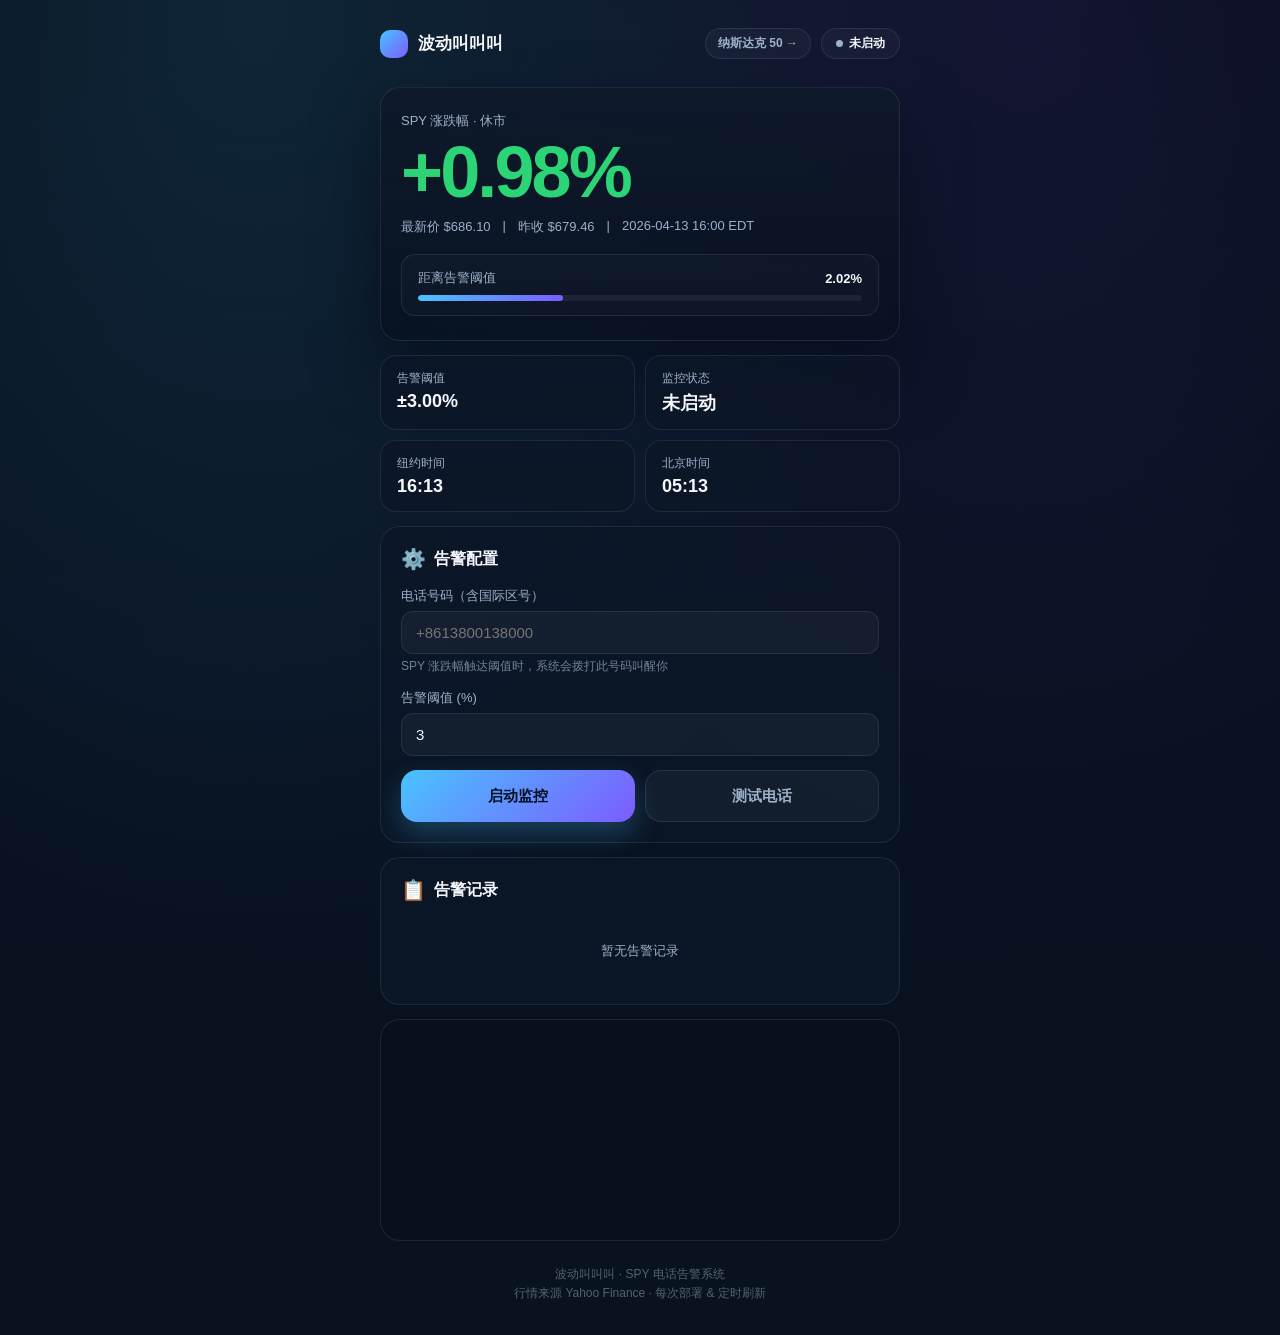
<file: index.html>
<!doctype html>
<html lang="zh-CN">
<head>
  <meta charset="UTF-8" />
  <meta name="viewport" content="width=device-width, initial-scale=1, viewport-fit=cover" />
  <meta name="description" content="SPY 波动电话告警系统 — 当 SPY 涨跌幅达到阈值自动打电话叫醒你" />
  <meta name="theme-color" content="#050914" />
  <link rel="icon" href="./favicon.svg" type="image/svg+xml" />
  <title>波动叫叫叫 — SPY 电话告警</title>
  <style>
    :root {
      color-scheme: dark;
      --bg: #081120;
      --panel: rgba(12, 23, 40, 0.82);
      --line: rgba(148, 163, 184, 0.14);
      --text: #f5f7fb;
      --muted: #9db0c8;
      --accent: #49c3ff;
      --accent2: #7c5cff;
      --green: #2bd576;
      --red: #ff6b6b;
      --orange: #ffa94d;
      --radius: 20px;
    }
    * { box-sizing: border-box; margin: 0; }
    html { scroll-behavior: smooth; }
    body {
      font-family: -apple-system, BlinkMacSystemFont, "PingFang SC", "Helvetica Neue", sans-serif;
      color: var(--text);
      background:
        radial-gradient(ellipse at 20% 0%, rgba(73,195,255,0.15), transparent 50%),
        radial-gradient(ellipse at 80% 0%, rgba(124,92,255,0.12), transparent 45%),
        linear-gradient(180deg, #050b16, var(--bg) 50%, #09131f);
      min-height: 100dvh;
    }
    a { color: inherit; text-decoration: none; }
    button, input, select { font: inherit; }

    .shell {
      width: min(520px, calc(100% - 24px));
      margin: 0 auto;
      padding: calc(env(safe-area-inset-top, 0px) + 16px) 0
               calc(env(safe-area-inset-bottom, 0px) + 32px);
    }

    /* ── Header ── */
    .header {
      display: flex; align-items: center; justify-content: space-between;
      padding: 12px 0;
    }
    .brand { display: flex; align-items: center; gap: 10px; font-weight: 800; font-size: 17px; }
    .brand-dot {
      width: 28px; height: 28px; border-radius: 10px;
      background: linear-gradient(135deg, var(--accent), var(--accent2));
    }
    .status-pill {
      display: inline-flex; align-items: center; gap: 6px;
      padding: 6px 14px; border-radius: 999px; font-size: 12px; font-weight: 600;
      border: 1px solid var(--line); background: rgba(255,255,255,0.03);
    }
    .status-pill .dot {
      width: 7px; height: 7px; border-radius: 99px;
      background: var(--muted);
    }
    .status-pill.live .dot { background: var(--green); box-shadow: 0 0 0 4px rgba(43,213,118,0.15); }
    .status-pill.alert .dot { background: var(--red); box-shadow: 0 0 0 4px rgba(255,107,107,0.2); }

    /* ── Hero Card ── */
    .hero-card {
      margin-top: 16px; padding: 24px 20px;
      border-radius: var(--radius); border: 1px solid var(--line);
      background: linear-gradient(180deg, rgba(14,25,42,0.95), rgba(8,17,32,0.85));
      box-shadow: 0 32px 64px rgba(2,8,20,0.5);
    }
    .hero-label { font-size: 13px; color: var(--muted); margin-bottom: 6px; }
    .hero-percent {
      font-size: clamp(48px, 12vw, 72px); font-weight: 900;
      letter-spacing: -0.04em; line-height: 1;
    }
    .hero-percent.up { color: var(--green); }
    .hero-percent.down { color: var(--red); }
    .hero-percent.neutral { color: var(--muted); }
    .hero-sub {
      display: flex; flex-wrap: wrap; gap: 12px; margin-top: 10px;
      font-size: 13px; color: var(--muted);
    }
    .hero-sub span { white-space: nowrap; }

    .threshold-bar {
      margin-top: 18px; padding: 14px 16px;
      border-radius: 14px; border: 1px solid var(--line);
      background: rgba(255,255,255,0.02);
    }
    .threshold-bar .tb-row {
      display: flex; justify-content: space-between; align-items: center;
      font-size: 13px; color: var(--muted);
    }
    .threshold-bar .tb-value { font-weight: 800; color: var(--text); }
    .threshold-bar .progress-track {
      margin-top: 8px; height: 6px; border-radius: 99px;
      background: rgba(255,255,255,0.06); overflow: hidden;
    }
    .threshold-bar .progress-fill {
      height: 100%; border-radius: 99px;
      background: linear-gradient(90deg, var(--accent), var(--accent2));
      transition: width 0.4s ease;
    }
    .threshold-bar .progress-fill.breach {
      background: linear-gradient(90deg, var(--red), var(--orange));
    }

    /* ── Metric Grid ── */
    .metrics { display: grid; grid-template-columns: 1fr 1fr; gap: 10px; margin-top: 14px; }
    .metric {
      padding: 14px 16px; border-radius: 16px;
      border: 1px solid var(--line); background: var(--panel);
    }
    .metric .label { font-size: 12px; color: var(--muted); }
    .metric .value { font-size: 18px; font-weight: 800; margin-top: 4px; }

    /* ── Section Card ── */
    .card {
      margin-top: 14px; padding: 20px;
      border-radius: var(--radius); border: 1px solid var(--line);
      background: var(--panel);
    }
    .card h2 {
      font-size: 16px; font-weight: 700; margin-bottom: 16px;
      display: flex; align-items: center; gap: 8px;
    }
    .card h2 .icon { font-size: 20px; }

    /* ── Form ── */
    .field { margin-bottom: 14px; }
    .field label {
      display: block; font-size: 13px; color: var(--muted); margin-bottom: 6px;
    }
    .field input, .field select {
      width: 100%; padding: 12px 14px;
      border-radius: 12px; border: 1px solid var(--line);
      background: rgba(255,255,255,0.04); color: var(--text);
      font-size: 15px; outline: none;
      transition: border-color 0.2s;
    }
    .field input:focus, .field select:focus { border-color: var(--accent); }
    .field .hint { font-size: 12px; color: rgba(157,176,200,0.7); margin-top: 4px; }

    .row2 { display: grid; grid-template-columns: 1fr 1fr; gap: 12px; }

    /* ── Buttons ── */
    .btn {
      display: flex; justify-content: center; align-items: center;
      width: 100%; min-height: 52px; padding: 0 20px;
      border-radius: 16px; border: none; cursor: pointer;
      font-size: 15px; font-weight: 700;
      transition: opacity 0.15s, transform 0.1s;
    }
    .btn:active { transform: scale(0.97); }
    .btn-primary {
      background: linear-gradient(135deg, var(--accent), var(--accent2));
      color: #04111f;
      box-shadow: 0 12px 28px rgba(73,195,255,0.25);
    }
    .btn-danger {
      background: linear-gradient(135deg, var(--red), #ff4757);
      color: #fff;
      box-shadow: 0 12px 28px rgba(255,107,107,0.2);
    }
    .btn-outline {
      background: rgba(255,255,255,0.04);
      border: 1px solid var(--line); color: var(--muted);
    }
    .btn:disabled { opacity: 0.4; pointer-events: none; }
    .btn-row { display: grid; grid-template-columns: 1fr 1fr; gap: 10px; margin-top: 4px; }

    /* ── Alert Log ── */
    .log-empty { text-align: center; padding: 24px 0; color: var(--muted); font-size: 13px; }
    .log-item {
      display: flex; justify-content: space-between; align-items: center;
      padding: 12px 0;
      border-bottom: 1px solid var(--line);
      font-size: 13px;
    }
    .log-item:last-child { border-bottom: none; }
    .log-item .log-time { color: var(--muted); }
    .log-item .log-tag {
      padding: 3px 10px; border-radius: 99px; font-size: 11px; font-weight: 700;
    }
    .log-tag.triggered { background: rgba(255,107,107,0.15); color: var(--red); }
    .log-tag.called { background: rgba(43,213,118,0.12); color: var(--green); }

    /* ── Toast ── */
    .toast {
      position: fixed; bottom: 24px; left: 50%; transform: translateX(-50%);
      padding: 12px 24px; border-radius: 14px;
      background: rgba(15,25,42,0.96); border: 1px solid var(--line);
      color: var(--text); font-size: 14px; font-weight: 600;
      box-shadow: 0 16px 40px rgba(0,0,0,0.4);
      opacity: 0; pointer-events: none;
      transition: opacity 0.3s, transform 0.3s;
    }
    .toast.show { opacity: 1; pointer-events: auto; transform: translateX(-50%) translateY(0); }
    .toast.error { border-color: rgba(255,107,107,0.4); }

    /* ── TradingView ── */
    .tv-frame {
      margin-top: 14px; border-radius: var(--radius); overflow: hidden;
      border: 1px solid var(--line); background: rgba(8,17,31,0.6);
    }
    .tv-frame iframe { width: 100%; height: 220px; border: 0; display: block; }

    /* ── Footer ── */
    .footer {
      margin-top: 24px; text-align: center;
      font-size: 12px; color: rgba(157,176,200,0.5);
      line-height: 1.6;
    }

  </style>
</head>
<body>
  <div class="shell" id="mainContent">
    <div class="header">
      <div class="brand">
        <div class="brand-dot"></div>
        <span>波动叫叫叫</span>
      </div>
      <div style="display:flex;align-items:center;gap:10px">
        <a href="./nasdaq50.html" style="font-size:12px;padding:6px 12px;border-radius:99px;border:1px solid var(--line);background:rgba(255,255,255,0.03);color:var(--muted);font-weight:600">纳斯达克 50 →</a>
        <div class="status-pill" id="statusPill">
          <span class="dot"></span>
          <span id="statusText">未启动</span>
        </div>
      </div>
    </div>

    <!-- Hero: SPY Quote -->
    <div class="hero-card">
      <div class="hero-label">SPY 涨跌幅 <span id="marketPhase"></span></div>
      <div class="hero-percent neutral" id="changeDisplay">—</div>
      <div class="hero-sub">
        <span id="priceDisplay">最新价 —</span>
        <span>|</span>
        <span id="prevCloseDisplay">昨收 —</span>
        <span>|</span>
        <span id="timeDisplay">—</span>
      </div>
      <div class="threshold-bar">
        <div class="tb-row">
          <span>距离告警阈值</span>
          <span class="tb-value" id="gapDisplay">—</span>
        </div>
        <div class="progress-track">
          <div class="progress-fill" id="progressFill" style="width:0%"></div>
        </div>
      </div>
    </div>

    <!-- Metrics -->
    <div class="metrics">
      <div class="metric">
        <div class="label">告警阈值</div>
        <div class="value" id="thresholdDisplay">±3.00%</div>
      </div>
      <div class="metric">
        <div class="label">监控状态</div>
        <div class="value" id="monitorDisplay">未启动</div>
      </div>
      <div class="metric">
        <div class="label">纽约时间</div>
        <div class="value" id="nyTimeDisplay">—</div>
      </div>
      <div class="metric">
        <div class="label">北京时间</div>
        <div class="value" id="cnTimeDisplay">—</div>
      </div>
    </div>

    <!-- Config -->
    <div class="card" id="configCard">
      <h2><span class="icon">⚙️</span> 告警配置</h2>
      <div class="field">
        <label for="phoneInput">电话号码（含国际区号）</label>
        <input id="phoneInput" type="tel" placeholder="+8613800138000" autocomplete="tel" />
        <div class="hint">SPY 涨跌幅触达阈值时，系统会拨打此号码叫醒你</div>
      </div>
      <div class="field">
        <label for="thresholdInput">告警阈值 (%)</label>
        <input id="thresholdInput" type="number" value="3" min="0.5" max="20" step="0.5" />
      </div>
      <div id="trustHint" style="margin-bottom:10px;padding:12px 14px;border-radius:12px;border:1px solid rgba(255,169,77,0.3);background:rgba(255,169,77,0.06);font-size:13px;color:var(--orange);line-height:1.6;display:none">
        首次使用需信任 API 证书：<a href="https://154.17.29.16/api/call" target="_blank" style="color:var(--accent);text-decoration:underline">点此打开</a>，在浏览器中选择"高级 → 继续前往"，然后回来点测试电话。
      </div>
      <div class="btn-row">
        <button class="btn btn-primary" id="startBtn" type="button">启动监控</button>
        <button class="btn btn-outline" id="testCallBtn" type="button">测试电话</button>
      </div>
      <button class="btn btn-danger" id="stopBtn" type="button" style="margin-top:10px;display:none">停止监控</button>
    </div>

    <!-- Alert Log -->
    <div class="card">
      <h2><span class="icon">📋</span> 告警记录</h2>
      <div id="logContainer">
        <div class="log-empty">暂无告警记录</div>
      </div>
    </div>

    <!-- TradingView -->
    <div class="tv-frame">
      <iframe
        title="TradingView SPY"
        loading="lazy"
        src="https://www.tradingview-widget.com/embed-widget/mini-symbol-overview/?locale=zh_CN&symbol=AMEX%3ASPY&dateRange=1D&colorTheme=dark&isTransparent=true&width=100%25&height=220"
      ></iframe>
    </div>

    <div class="footer">
      波动叫叫叫 · SPY 电话告警系统<br />
      行情来源 Yahoo Finance · 每次部署 & 定时刷新
    </div>
  </div><!-- .main-content -->

  <div class="toast" id="toast"></div>

  <script src="./app.js"></script>
</body>
</html>
</file>
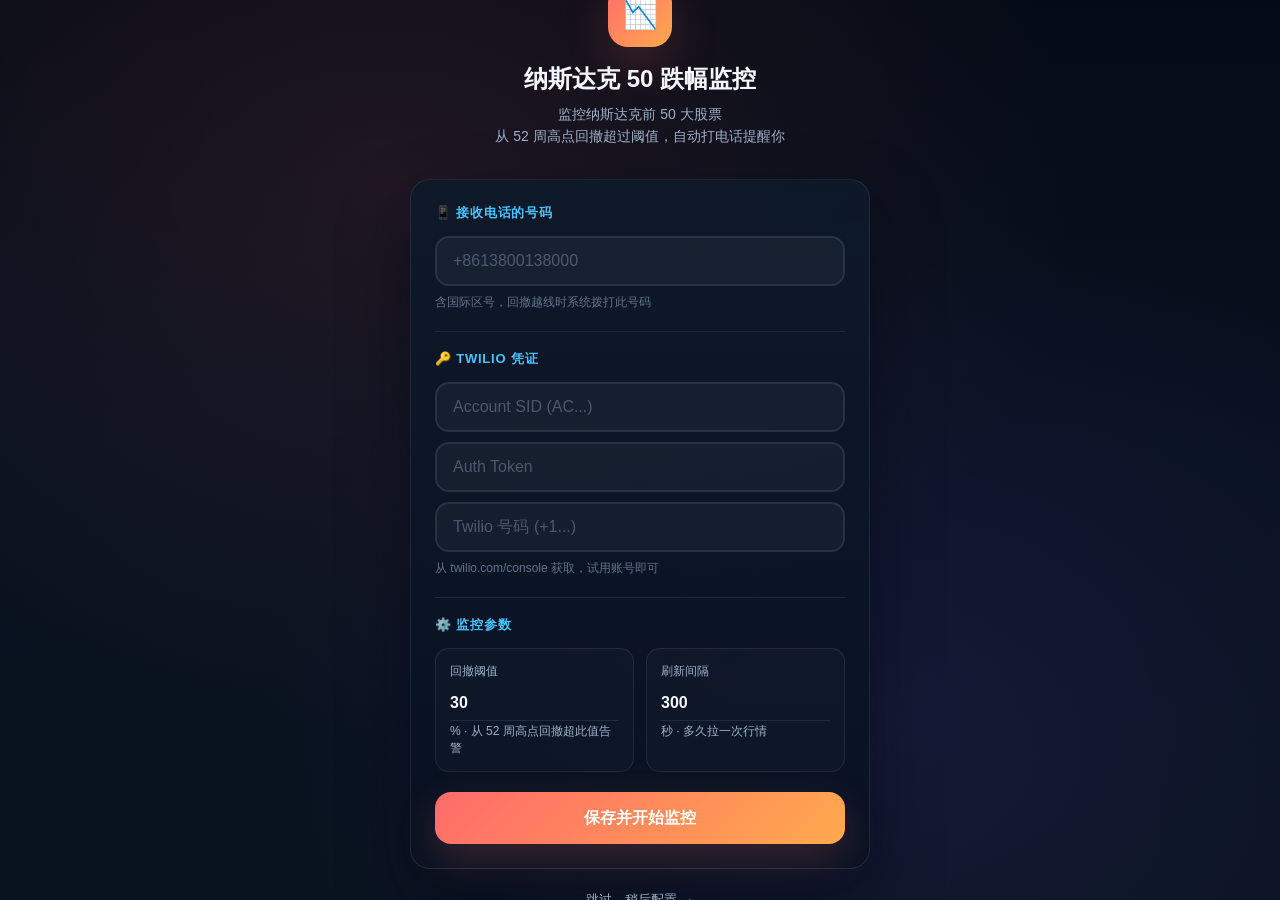
<file: nasdaq50.html>
<!doctype html>
<html lang="zh-CN">
<head>
  <meta charset="UTF-8" />
  <meta name="viewport" content="width=device-width, initial-scale=1, viewport-fit=cover" />
  <meta name="description" content="纳斯达克 50 跌幅监控 — 52 周高点回撤超 30% 自动打电话提醒" />
  <meta name="theme-color" content="#050914" />
  <link rel="icon" href="./favicon.svg" type="image/svg+xml" />
  <title>纳斯达克 50 跌幅监控</title>
  <style>
    :root {
      color-scheme: dark;
      --bg: #081120;
      --panel: rgba(12, 23, 40, 0.82);
      --line: rgba(148, 163, 184, 0.14);
      --text: #f5f7fb;
      --muted: #9db0c8;
      --accent: #49c3ff;
      --accent2: #7c5cff;
      --green: #2bd576;
      --red: #ff6b6b;
      --orange: #ffa94d;
      --yellow: #ffd43b;
      --radius: 20px;
    }
    * { box-sizing: border-box; margin: 0; }
    html { scroll-behavior: smooth; }
    body {
      font-family: -apple-system, BlinkMacSystemFont, "PingFang SC", "Helvetica Neue", sans-serif;
      color: var(--text);
      background:
        radial-gradient(ellipse at 20% 0%, rgba(255,107,107,0.10), transparent 50%),
        radial-gradient(ellipse at 80% 0%, rgba(124,92,255,0.12), transparent 45%),
        linear-gradient(180deg, #050b16, var(--bg) 50%, #09131f);
      min-height: 100dvh;
    }
    a { color: var(--accent); text-decoration: none; }
    a:hover { text-decoration: underline; }
    button, input, select { font: inherit; }

    .shell {
      width: min(600px, calc(100% - 24px));
      margin: 0 auto;
      padding: calc(env(safe-area-inset-top, 0px) + 16px) 0
               calc(env(safe-area-inset-bottom, 0px) + 32px);
    }

    /* ── Header ── */
    .header {
      display: flex; align-items: center; justify-content: space-between;
      padding: 12px 0;
    }
    .brand { display: flex; align-items: center; gap: 10px; font-weight: 800; font-size: 17px; }
    .brand-dot {
      width: 28px; height: 28px; border-radius: 10px;
      background: linear-gradient(135deg, var(--red), var(--orange));
    }
    .header-right { display: flex; align-items: center; gap: 10px; }
    .nav-link {
      font-size: 12px; padding: 6px 12px; border-radius: 99px;
      border: 1px solid var(--line); background: rgba(255,255,255,0.03);
      color: var(--muted); font-weight: 600;
    }
    .status-pill {
      display: inline-flex; align-items: center; gap: 6px;
      padding: 6px 14px; border-radius: 999px; font-size: 12px; font-weight: 600;
      border: 1px solid var(--line); background: rgba(255,255,255,0.03);
    }
    .status-pill .dot {
      width: 7px; height: 7px; border-radius: 99px; background: var(--muted);
    }
    .status-pill.live .dot { background: var(--green); box-shadow: 0 0 0 4px rgba(43,213,118,0.15); }
    .status-pill.alert .dot { background: var(--red); box-shadow: 0 0 0 4px rgba(255,107,107,0.2); animation: pulse 1.5s infinite; }
    @keyframes pulse { 0%,100% { opacity: 1; } 50% { opacity: 0.4; } }

    /* ── Hero Card ── */
    .hero-card {
      margin-top: 16px; padding: 24px 20px;
      border-radius: var(--radius); border: 1px solid var(--line);
      background: linear-gradient(180deg, rgba(14,25,42,0.95), rgba(8,17,32,0.85));
      box-shadow: 0 32px 64px rgba(2,8,20,0.5);
    }
    .hero-label { font-size: 13px; color: var(--muted); margin-bottom: 6px; }
    .hero-count {
      font-size: clamp(40px, 10vw, 60px); font-weight: 900;
      letter-spacing: -0.04em; line-height: 1;
    }
    .hero-count.danger { color: var(--red); }
    .hero-count.safe { color: var(--green); }
    .hero-sub {
      display: flex; flex-wrap: wrap; gap: 12px; margin-top: 10px;
      font-size: 13px; color: var(--muted);
    }

    /* ── Metric Grid ── */
    .metrics { display: grid; grid-template-columns: repeat(3, 1fr); gap: 10px; margin-top: 14px; }
    .metric {
      padding: 14px 16px; border-radius: 16px;
      border: 1px solid var(--line); background: var(--panel);
    }
    .metric .label { font-size: 12px; color: var(--muted); }
    .metric .value { font-size: 17px; font-weight: 800; margin-top: 4px; }

    /* ── Section Card ── */
    .card {
      margin-top: 14px; padding: 20px;
      border-radius: var(--radius); border: 1px solid var(--line);
      background: var(--panel);
    }
    .card h2 {
      font-size: 16px; font-weight: 700; margin-bottom: 16px;
      display: flex; align-items: center; gap: 8px;
    }

    /* ── Stock List ── */
    .stock-grid { display: flex; flex-direction: column; gap: 6px; }
    .stock-row {
      display: grid; grid-template-columns: 80px 1fr 80px 70px;
      align-items: center; gap: 8px;
      padding: 10px 14px; border-radius: 12px;
      border: 1px solid var(--line); background: rgba(255,255,255,0.02);
      font-size: 13px;
    }
    .stock-row.alert-row {
      border-color: rgba(255,107,107,0.3);
      background: rgba(255,107,107,0.06);
    }
    .stock-row.warn-row {
      border-color: rgba(255,169,77,0.2);
      background: rgba(255,169,77,0.04);
    }
    .stock-symbol { font-weight: 800; font-size: 14px; }
    .stock-bar-wrap {
      height: 6px; border-radius: 99px; background: rgba(255,255,255,0.06);
      overflow: hidden;
    }
    .stock-bar {
      height: 100%; border-radius: 99px;
      transition: width 0.5s ease;
    }
    .stock-bar.lv-safe { background: var(--green); }
    .stock-bar.lv-watch { background: var(--yellow); }
    .stock-bar.lv-warn { background: var(--orange); }
    .stock-bar.lv-danger { background: var(--red); }
    .stock-price { text-align: right; color: var(--muted); }
    .stock-dd { text-align: right; font-weight: 700; }
    .stock-dd.lv-safe { color: var(--green); }
    .stock-dd.lv-watch { color: var(--yellow); }
    .stock-dd.lv-warn { color: var(--orange); }
    .stock-dd.lv-danger { color: var(--red); }

    .stock-header {
      display: grid; grid-template-columns: 80px 1fr 80px 70px;
      gap: 8px; padding: 4px 14px; font-size: 11px; color: var(--muted);
      text-transform: uppercase; letter-spacing: 0.05em;
    }
    .stock-header span:nth-child(3),
    .stock-header span:nth-child(4) { text-align: right; }

    /* ── Form ── */
    .field { margin-bottom: 14px; }
    .field label { display: block; font-size: 13px; color: var(--muted); margin-bottom: 6px; }
    .field input, .field select {
      width: 100%; padding: 12px 14px;
      border-radius: 12px; border: 1px solid var(--line);
      background: rgba(255,255,255,0.04); color: var(--text);
      font-size: 15px; outline: none; transition: border-color 0.2s;
    }
    .field input:focus { border-color: var(--accent); }
    .field .hint { font-size: 12px; color: rgba(157,176,200,0.7); margin-top: 4px; }
    .row2 { display: grid; grid-template-columns: 1fr 1fr; gap: 12px; }

    /* ── Buttons ── */
    .btn {
      display: flex; justify-content: center; align-items: center;
      width: 100%; min-height: 48px; padding: 0 20px;
      border-radius: 14px; border: none; cursor: pointer;
      font-size: 14px; font-weight: 700;
      transition: opacity 0.15s, transform 0.1s;
    }
    .btn:active { transform: scale(0.97); }
    .btn-primary {
      background: linear-gradient(135deg, var(--accent), var(--accent2));
      color: #04111f; box-shadow: 0 12px 28px rgba(73,195,255,0.25);
    }
    .btn-danger {
      background: linear-gradient(135deg, var(--red), #ff4757);
      color: #fff; box-shadow: 0 12px 28px rgba(255,107,107,0.2);
    }
    .btn-outline {
      background: rgba(255,255,255,0.04);
      border: 1px solid var(--line); color: var(--muted);
    }
    .btn:disabled { opacity: 0.4; pointer-events: none; }
    .btn-row { display: grid; grid-template-columns: 1fr 1fr; gap: 10px; margin-top: 4px; }

    /* ── Alert Log ── */
    .log-empty { text-align: center; padding: 24px 0; color: var(--muted); font-size: 13px; }
    .log-item {
      display: flex; justify-content: space-between; align-items: center;
      padding: 10px 0; border-bottom: 1px solid var(--line); font-size: 13px;
    }
    .log-item:last-child { border-bottom: none; }
    .log-item .log-time { color: var(--muted); }
    .log-tag {
      padding: 3px 10px; border-radius: 99px; font-size: 11px; font-weight: 700;
    }
    .log-tag.triggered { background: rgba(255,107,107,0.15); color: var(--red); }
    .log-tag.called { background: rgba(43,213,118,0.12); color: var(--green); }

    /* ── Toast ── */
    .toast {
      position: fixed; bottom: 24px; left: 50%; transform: translateX(-50%);
      padding: 12px 24px; border-radius: 14px;
      background: rgba(15,25,42,0.96); border: 1px solid var(--line);
      color: var(--text); font-size: 14px; font-weight: 600;
      box-shadow: 0 16px 40px rgba(0,0,0,0.4);
      opacity: 0; pointer-events: none; transition: opacity 0.3s;
    }
    .toast.show { opacity: 1; pointer-events: auto; }
    .toast.error { border-color: rgba(255,107,107,0.4); }

    /* ── Setup Screen ── */
    .setup-overlay {
      position: fixed; inset: 0; z-index: 100;
      background:
        radial-gradient(ellipse at 30% 20%, rgba(255,107,107,0.10), transparent 55%),
        radial-gradient(ellipse at 70% 80%, rgba(124,92,255,0.10), transparent 50%),
        linear-gradient(180deg, #050b16, var(--bg) 50%, #09131f);
      display: flex; align-items: center; justify-content: center;
      padding: 24px; overflow-y: auto;
    }
    .setup-overlay.hidden { display: none; }
    .setup-box {
      width: min(460px, 100%);
      animation: fadeUp 0.5s ease-out;
    }
    @keyframes fadeUp { from { opacity: 0; transform: translateY(24px); } to { opacity: 1; } }
    .setup-hero { text-align: center; margin-bottom: 32px; }
    .setup-logo {
      width: 64px; height: 64px; border-radius: 20px;
      background: linear-gradient(135deg, var(--red), var(--orange));
      margin: 0 auto 16px;
      display: flex; align-items: center; justify-content: center;
      font-size: 28px; box-shadow: 0 16px 48px rgba(255,107,107,0.2);
    }
    .setup-hero h1 { font-size: 24px; font-weight: 900; }
    .setup-hero p { font-size: 14px; color: var(--muted); margin-top: 8px; line-height: 1.6; }
    .setup-card {
      padding: 24px; border-radius: var(--radius);
      border: 1px solid var(--line);
      background: linear-gradient(180deg, rgba(14,25,42,0.95), rgba(8,17,32,0.85));
      box-shadow: 0 32px 64px rgba(2,8,20,0.5);
    }
    .setup-card .section-title {
      font-size: 13px; font-weight: 700; color: var(--accent);
      text-transform: uppercase; letter-spacing: 0.06em;
      margin-bottom: 14px; display: flex; align-items: center; gap: 6px;
    }
    .setup-card .section-title:not(:first-child) {
      margin-top: 20px; padding-top: 18px; border-top: 1px solid var(--line);
    }
    .setup-input {
      width: 100%; padding: 14px 16px;
      border-radius: 14px; border: 2px solid var(--line);
      background: rgba(255,255,255,0.04); color: var(--text);
      font-size: 16px; font-weight: 600; outline: none;
      transition: border-color 0.2s, box-shadow 0.2s;
    }
    .setup-input:focus {
      border-color: var(--accent);
      box-shadow: 0 0 0 4px rgba(73,195,255,0.12);
    }
    .setup-input::placeholder { font-weight: 400; color: rgba(157,176,200,0.4); }
    .setup-params { display: grid; grid-template-columns: 1fr 1fr; gap: 12px; }
    .setup-param {
      padding: 14px; border-radius: 14px;
      border: 1px solid var(--line); background: rgba(255,255,255,0.02);
    }
    .setup-param label { display: block; font-size: 12px; color: var(--muted); margin-bottom: 6px; }
    .setup-param input {
      width: 100%; padding: 8px 0; border: none; border-bottom: 1px solid var(--line);
      background: transparent; color: var(--text);
      font-size: 16px; font-weight: 700; outline: none;
    }
    .setup-param input:focus { border-color: var(--accent); }
    .setup-param .unit { font-size: 12px; color: var(--muted); margin-top: 2px; }
    .setup-submit {
      margin-top: 20px; width: 100%; min-height: 52px;
      border-radius: 16px; border: none; cursor: pointer;
      font-size: 16px; font-weight: 800;
      background: linear-gradient(135deg, var(--red), var(--orange));
      color: #fff; box-shadow: 0 16px 40px rgba(255,107,107,0.2);
      transition: opacity 0.15s, transform 0.1s;
    }
    .setup-submit:active { transform: scale(0.97); }
    .setup-submit:disabled { opacity: 0.4; cursor: not-allowed; }
    .setup-skip {
      display: block; margin: 14px auto 0; padding: 8px 16px;
      border: none; background: none; cursor: pointer;
      font-size: 13px; color: var(--muted);
    }

    .main-content.hidden { display: none; }
    .loading-spinner {
      display: flex; justify-content: center; padding: 40px 0; color: var(--muted); font-size: 13px;
    }

    /* ── Footer ── */
    .footer {
      margin-top: 24px; text-align: center;
      font-size: 12px; color: rgba(157,176,200,0.5); line-height: 1.6;
    }
  </style>
</head>
<body>
  <!-- Setup Screen -->
  <div class="setup-overlay" id="setupOverlay">
    <div class="setup-box">
      <div class="setup-hero">
        <div class="setup-logo">📉</div>
        <h1>纳斯达克 50 跌幅监控</h1>
        <p>监控纳斯达克前 50 大股票<br/>从 52 周高点回撤超过阈值，自动打电话提醒你</p>
      </div>
      <div class="setup-card">
        <div class="section-title">📱 接收电话的号码</div>
        <input class="setup-input" id="setupPhone" type="tel" placeholder="+8613800138000" autocomplete="tel" />
        <div class="hint" style="margin-top:8px;font-size:12px;color:rgba(157,176,200,0.6)">含国际区号，回撤越线时系统拨打此号码</div>

        <div class="section-title">🔑 Twilio 凭证</div>
        <input class="setup-input" id="setupSid" placeholder="Account SID (AC...)" style="margin-bottom:10px" />
        <input class="setup-input" id="setupToken" type="password" placeholder="Auth Token" style="margin-bottom:10px" />
        <input class="setup-input" id="setupFrom" type="tel" placeholder="Twilio 号码 (+1...)" />
        <div class="hint" style="margin-top:8px;font-size:12px;color:rgba(157,176,200,0.6)">从 twilio.com/console 获取，试用账号即可</div>

        <div class="section-title">⚙️ 监控参数</div>
        <div class="setup-params">
          <div class="setup-param">
            <label>回撤阈值</label>
            <input id="setupThreshold" type="number" value="30" min="5" max="80" step="5" />
            <div class="unit">% · 从 52 周高点回撤超此值告警</div>
          </div>
          <div class="setup-param">
            <label>刷新间隔</label>
            <input id="setupInterval" type="number" value="300" min="60" max="3600" step="60" />
            <div class="unit">秒 · 多久拉一次行情</div>
          </div>
        </div>
        <button class="setup-submit" id="setupSubmit" type="button">保存并开始监控</button>
      </div>
      <button class="setup-skip" id="setupSkip" type="button">跳过，稍后配置 →</button>
    </div>
  </div>

  <!-- Main Content -->
  <div class="shell main-content hidden" id="mainContent">
    <div class="header">
      <div class="brand">
        <div class="brand-dot"></div>
        <span>跌幅监控</span>
      </div>
      <div class="header-right">
        <a class="nav-link" href="./index.html">← SPY 告警</a>
        <div class="status-pill" id="statusPill">
          <span class="dot"></span>
          <span id="statusText">未启动</span>
        </div>
      </div>
    </div>

    <!-- Hero Summary -->
    <div class="hero-card">
      <div class="hero-label">从 52 周高点回撤 ≥ <span id="heroThreshold">30</span>% 的股票</div>
      <div class="hero-count safe" id="alertCount">—</div>
      <div class="hero-sub">
        <span id="totalDisplay">共监控 50 只</span>
        <span>|</span>
        <span id="warnDisplay">预警区 0 只</span>
        <span>|</span>
        <span id="updateTime">等待数据</span>
      </div>
    </div>

    <!-- Metrics -->
    <div class="metrics">
      <div class="metric">
        <div class="label">回撤阈值</div>
        <div class="value" id="thresholdDisplay">30%</div>
      </div>
      <div class="metric">
        <div class="label">监控状态</div>
        <div class="value" id="monitorDisplay">未启动</div>
      </div>
      <div class="metric">
        <div class="label">最大回撤</div>
        <div class="value" id="maxDdDisplay">—</div>
      </div>
    </div>

    <!-- Stock List -->
    <div class="card">
      <h2><span>📊</span> 全部股票（按回撤排序）</h2>
      <button class="btn btn-outline" id="refreshBtn" type="button" style="margin-bottom:14px;min-height:40px;font-size:13px">
        刷新行情数据
      </button>
      <div class="stock-header">
        <span>代码</span>
        <span>回撤进度</span>
        <span>价格</span>
        <span>回撤</span>
      </div>
      <div class="stock-grid" id="stockGrid">
        <div class="loading-spinner">加载中…</div>
      </div>
    </div>

    <!-- Config -->
    <div class="card" id="configCard">
      <h2><span>⚙️</span> 告警配置</h2>
      <div class="field">
        <label for="phoneInput">电话号码（含国际区号）</label>
        <input id="phoneInput" type="tel" placeholder="+8613800138000" autocomplete="tel" />
        <div class="hint">回撤越线时拨打此号码</div>
      </div>
      <div class="row2">
        <div class="field">
          <label for="thresholdInput">回撤阈值 (%)</label>
          <input id="thresholdInput" type="number" value="30" min="5" max="80" step="5" />
        </div>
        <div class="field">
          <label for="intervalInput">刷新间隔 (秒)</label>
          <input id="intervalInput" type="number" value="300" min="60" max="3600" step="60" />
        </div>
      </div>
      <div class="btn-row">
        <button class="btn btn-primary" id="startBtn" type="button">启动监控</button>
        <button class="btn btn-outline" id="testCallBtn" type="button">测试电话</button>
      </div>
      <button class="btn btn-danger" id="stopBtn" type="button" style="margin-top:10px;display:none">停止监控</button>
    </div>

    <!-- Alert Log -->
    <div class="card">
      <h2><span>📋</span> 告警记录</h2>
      <div id="logContainer">
        <div class="log-empty">暂无告警记录</div>
      </div>
    </div>

    <div class="footer">
      纳斯达克 50 跌幅监控 · 52 周高点回撤告警<br />
      行情来源 Yahoo Finance · <a href="./index.html">返回 SPY 告警</a>
    </div>
  </div>

  <div class="toast" id="toast"></div>
  <script src="./nasdaq50.js"></script>
</body>
</html>
</file>
